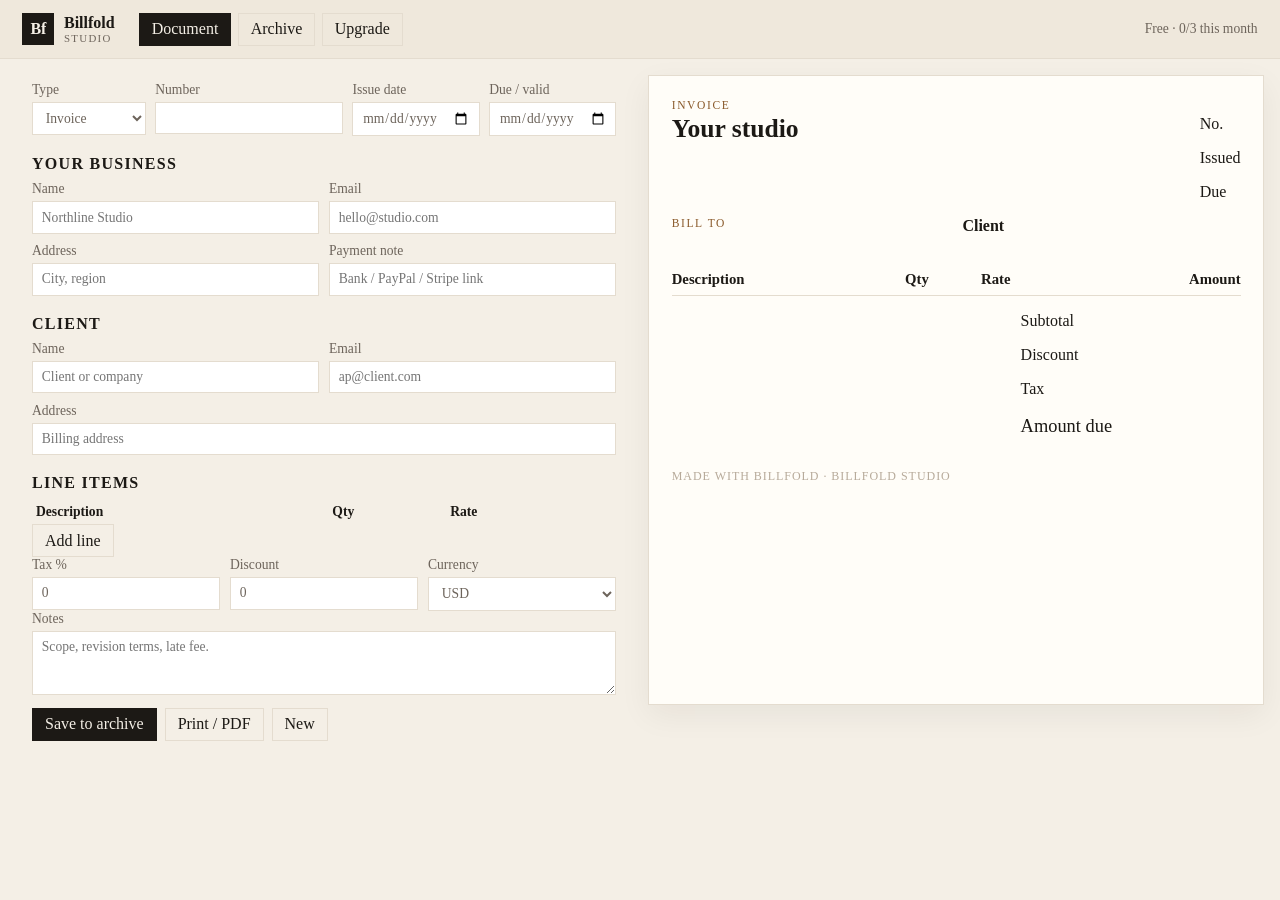
<file: docs/index.html>
<!DOCTYPE html>
<html lang="en">
<head>
  <meta charset="UTF-8" />
  <meta name="viewport" content="width=device-width, initial-scale=1" />
  <title>Billfold — invoices, estimates, change orders</title>
  <meta name="description" content="Send clean invoices, estimates, and change orders from the browser. No account required. Upgrade to remove the mark and lift the monthly cap." />
  <link rel="stylesheet" href="styles.css" />
</head>
<body>
  <header class="top">
    <div class="brand">
      <span class="mark">Bf</span>
      <div>
        <strong>Billfold</strong>
        <small>Studio</small>
      </div>
    </div>
    <nav>
      <button data-view="editor" class="nav on">Document</button>
      <button data-view="archive" class="nav">Archive</button>
      <button data-view="upgrade" class="nav">Upgrade</button>
    </nav>
    <div class="plan" id="planBadge">Free · 0/3 this month</div>
  </header>

  <main id="editor" class="layout">
    <section class="panel">
      <div class="row">
        <label>Type
          <select id="docType">
            <option value="Invoice">Invoice</option>
            <option value="Estimate">Estimate</option>
            <option value="Change order">Change order</option>
          </select>
        </label>
        <label>Number
          <input id="docNumber" />
        </label>
        <label>Issue date
          <input id="issueDate" type="date" />
        </label>
        <label>Due / valid
          <input id="dueDate" type="date" />
        </label>
      </div>

      <h2>Your business</h2>
      <div class="grid2">
        <label>Name <input id="bizName" placeholder="Northline Studio" /></label>
        <label>Email <input id="bizEmail" placeholder="hello@studio.com" /></label>
        <label>Address <input id="bizAddress" placeholder="City, region" /></label>
        <label>Payment note <input id="payNote" placeholder="Bank / PayPal / Stripe link" /></label>
      </div>

      <h2>Client</h2>
      <div class="grid2">
        <label>Name <input id="clientName" placeholder="Client or company" /></label>
        <label>Email <input id="clientEmail" placeholder="ap@client.com" /></label>
        <label class="span2">Address <input id="clientAddress" placeholder="Billing address" /></label>
      </div>

      <h2>Line items</h2>
      <table class="items">
        <thead>
          <tr><th>Description</th><th>Qty</th><th>Rate</th><th></th></tr>
        </thead>
        <tbody id="lines"></tbody>
      </table>
      <button id="addLine" class="ghost">Add line</button>

      <div class="grid3 totals-in">
        <label>Tax % <input id="tax" type="number" min="0" step="0.1" value="0" /></label>
        <label>Discount <input id="discount" type="number" min="0" step="0.01" value="0" /></label>
        <label>Currency
          <select id="currency">
            <option>USD</option><option>EUR</option><option>GBP</option><option>CAD</option><option>AUD</option>
          </select>
        </label>
      </div>
      <label>Notes <textarea id="notes" rows="3" placeholder="Scope, revision terms, late fee."></textarea></label>

      <div class="actions">
        <button id="saveDoc" class="primary">Save to archive</button>
        <button id="printDoc" class="ghost">Print / PDF</button>
        <button id="newDoc" class="ghost">New</button>
      </div>
    </section>

    <section class="preview-wrap">
      <article id="sheet" class="sheet">
        <header class="sheet-head">
          <div>
            <p class="kicker" id="pType">Invoice</p>
            <h1 id="pBiz">Your studio</h1>
            <p id="pBizMeta"></p>
          </div>
          <div class="sheet-meta">
            <p><span>No.</span> <strong id="pNumber"></strong></p>
            <p><span>Issued</span> <strong id="pIssue"></strong></p>
            <p><span>Due</span> <strong id="pDue"></strong></p>
          </div>
        </header>
        <div class="billto">
          <p class="kicker">Bill to</p>
          <strong id="pClient">Client</strong>
          <p id="pClientMeta"></p>
        </div>
        <table>
          <thead><tr><th>Description</th><th>Qty</th><th>Rate</th><th>Amount</th></tr></thead>
          <tbody id="pLines"></tbody>
        </table>
        <div class="sum">
          <p><span>Subtotal</span><strong id="pSub"></strong></p>
          <p><span>Discount</span><strong id="pDisc"></strong></p>
          <p><span>Tax</span><strong id="pTax"></strong></p>
          <p class="due"><span>Amount due</span><strong id="pDueAmt"></strong></p>
        </div>
        <p id="pNotes" class="notes"></p>
        <p id="pPay" class="pay"></p>
        <p id="watermark" class="wm">Made with Billfold · billfold studio</p>
      </article>
    </section>
  </main>

  <section id="archive" class="view hidden">
    <h2>Archive</h2>
    <p class="lede">Stored in this browser only. Export before you clear site data.</p>
    <div id="archiveList"></div>
  </section>

  <section id="upgrade" class="view hidden">
    <h2>Pro</h2>
    <p class="lede">Free plan: 3 saved documents a month and a small mark on the PDF. Pro removes both.</p>
    <div class="price">
      <div>
        <h3>$12<span>/mo</span> or $79 lifetime</h3>
        <ul>
          <li>Unlimited invoices, estimates, change orders</li>
          <li>No watermark</li>
          <li>Same file, your Stripe link</li>
        </ul>
      </div>
    </div>
    <label>Stripe Payment Link (you paste this after creating it)
      <input id="stripeLink" placeholder="https://buy.stripe.com/..." />
    </label>
    <a id="buyLink" class="primary linkbtn" href="#" target="_blank" rel="noopener">Open checkout</a>
    <label>License key
      <input id="license" placeholder="BF-PRO-..." />
    </label>
    <button id="activate" class="primary">Activate</button>
    <p id="licenseMsg"></p>
    <p class="fine">Keys are checked locally against the secret in <code>app.js</code>. Replace <code>LICENSE_SECRET</code> before you sell keys. A one-line checkout webhook can email the key; no app server is required for the product itself.</p>
  </section>

  <script src="app.js"></script>
</body>
</html>
</file>
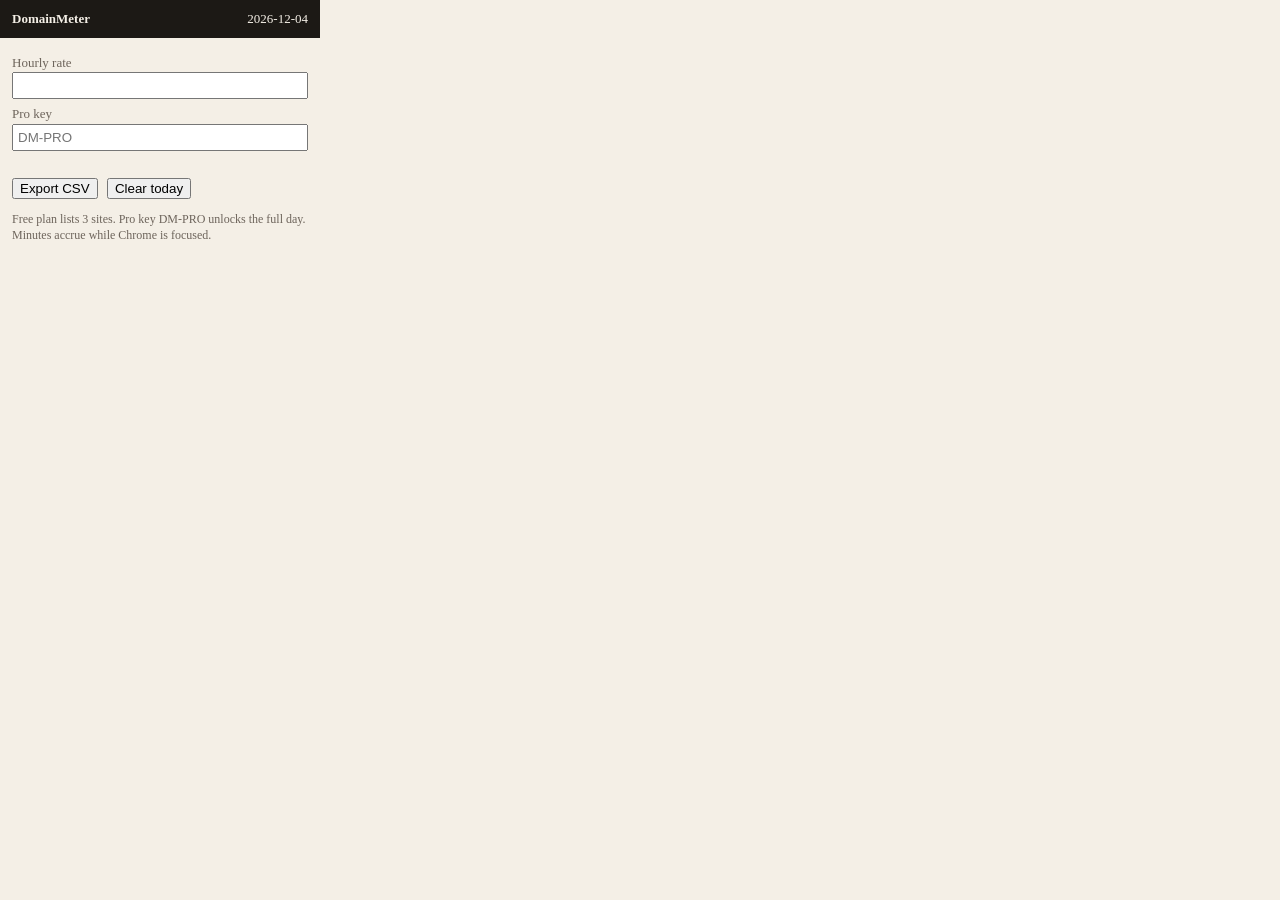
<file: extension/popup.html>
<!DOCTYPE html>
<html lang="en">
<head>
  <meta charset="UTF-8" />
  <title>DomainMeter</title>
  <style>
    body { font: 13px/1.4 Georgia, serif; width: 320px; margin: 0; background: #f4efe6; color: #1c1915; }
    header, section { padding: 10px 12px; }
    header { background: #1c1915; color: #f4efe6; display: flex; justify-content: space-between; }
    label { display: block; margin: 6px 0; color: #6d645b; }
    input { width: 100%; box-sizing: border-box; padding: 4px; }
    table { width: 100%; border-collapse: collapse; }
    td { padding: 3px 0; border-bottom: 1px solid #e4dccf; }
    td:last-child { text-align: right; }
    button { margin-top: 8px; margin-right: 6px; }
    .fine { color: #6d645b; font-size: 12px; }
  </style>
</head>
<body>
  <header><strong>DomainMeter</strong><span id="today"></span></header>
  <section>
    <label>Hourly rate <input id="rate" type="number" min="0" step="1" /></label>
    <label>Pro key <input id="key" placeholder="DM-PRO" /></label>
    <table id="rows"></table>
    <p id="total"></p>
    <button id="csv">Export CSV</button>
    <button id="reset">Clear today</button>
    <p class="fine">Free plan lists 3 sites. Pro key DM-PRO unlocks the full day. Minutes accrue while Chrome is focused.</p>
  </section>
  <script src="popup.js"></script>
</body>
</html>
</file>
<file: docs/styles.css>
:root {
  --ink: #1c1915;
  --muted: #6d645b;
  --paper: #f4efe6;
  --sheet: #fffdf8;
  --line: #e4dccf;
  --brass: #8a5a2b;
  --brass-2: #c4a574;
  --good: #2f6b4f;
}
* { box-sizing: border-box; }
body {
  margin: 0;
  font-family: "Iowan Old Style", Palatino, Georgia, serif;
  background: var(--paper);
  color: var(--ink);
}
button, input, select, textarea {
  font: inherit;
  color: inherit;
}
.top {
  display: flex;
  align-items: center;
  gap: 1.5rem;
  padding: 0.8rem 1.4rem;
  border-bottom: 1px solid var(--line);
  background: #efe8dc;
  position: sticky;
  top: 0;
  z-index: 2;
}
.brand { display: flex; gap: 0.6rem; align-items: center; }
.brand small { display: block; color: var(--muted); letter-spacing: 0.12em; text-transform: uppercase; font-size: 0.68rem; }
.mark {
  width: 2rem; height: 2rem; display: grid; place-items: center;
  background: var(--ink); color: var(--paper); font-weight: 700;
}
nav { display: flex; gap: 0.4rem; }
.nav, .ghost, .primary, .linkbtn {
  border: 1px solid var(--line);
  background: transparent;
  padding: 0.4rem 0.75rem;
  cursor: pointer;
  text-decoration: none;
}
.nav.on, .primary, .linkbtn { background: var(--ink); color: var(--paper); border-color: var(--ink); }
.plan { margin-left: auto; font-size: 0.85rem; color: var(--muted); }
.layout { display: grid; grid-template-columns: 1fr 1fr; gap: 1rem; padding: 1rem; }
.panel, .view { padding: 0.4rem 1rem 2rem; }
h2 { font-size: 1rem; letter-spacing: 0.08em; text-transform: uppercase; margin: 1.2rem 0 0.5rem; }
label { display: flex; flex-direction: column; gap: 0.25rem; font-size: 0.85rem; color: var(--muted); }
input, select, textarea {
  border: 1px solid var(--line);
  background: white;
  padding: 0.45rem 0.55rem;
}
.row, .grid2, .grid3 { display: grid; gap: 0.6rem; }
.row { grid-template-columns: 1.2fr 1fr 1fr 1fr; }
.grid2 { grid-template-columns: 1fr 1fr; }
.grid3 { grid-template-columns: 1fr 1fr 1fr; }
.span2 { grid-column: span 2; }
.items { width: 100%; border-collapse: collapse; }
.items th, .items td { text-align: left; font-size: 0.85rem; padding: 0.25rem; }
.items input { width: 100%; }
.actions { display: flex; gap: 0.5rem; margin-top: 0.8rem; }
.preview-wrap { position: sticky; top: 4.2rem; align-self: start; }
.sheet {
  background: var(--sheet);
  border: 1px solid var(--line);
  padding: 1.4rem;
  min-height: 70vh;
  box-shadow: 0 10px 30px rgba(28,25,21,0.06);
}
.sheet-head, .sum p, .billto { display: flex; justify-content: space-between; gap: 1rem; }
.kicker { letter-spacing: 0.14em; text-transform: uppercase; font-size: 0.72rem; color: var(--brass); margin: 0; }
.sheet h1 { margin: 0.2rem 0; font-size: 1.6rem; }
.sheet table { width: 100%; border-collapse: collapse; margin-top: 1rem; }
.sheet th, .sheet td { border-bottom: 1px solid var(--line); padding: 0.4rem 0; text-align: left; font-size: 0.92rem; }
.sheet th:last-child, .sheet td:last-child, .sum { text-align: right; }
.sum { margin-left: auto; width: 220px; }
.sum .due { font-size: 1.15rem; }
.notes, .pay { white-space: pre-wrap; }
.wm { margin-top: 2rem; color: #b7aa9a; font-size: 0.75rem; letter-spacing: 0.08em; text-transform: uppercase; }
.hidden { display: none; }
.card {
  border: 1px solid var(--line);
  padding: 0.8rem;
  margin: 0.5rem 0;
  background: white;
  display: flex;
  justify-content: space-between;
  gap: 1rem;
}
.lede { color: var(--muted); max-width: 42rem; }
.price { border: 1px solid var(--line); padding: 1rem; background: white; max-width: 32rem; }
.fine { font-size: 0.85rem; color: var(--muted); max-width: 40rem; }
#licenseMsg { color: var(--good); }
@media (max-width: 980px) {
  .layout, .row, .grid2, .grid3 { grid-template-columns: 1fr; }
  .span2 { grid-column: auto; }
  .plan { display: none; }
}
@media print {
  body * { visibility: hidden; }
  #sheet, #sheet * { visibility: visible; }
  #sheet { position: absolute; left: 0; top: 0; width: 100%; box-shadow: none; border: 0; }
}
</file>
